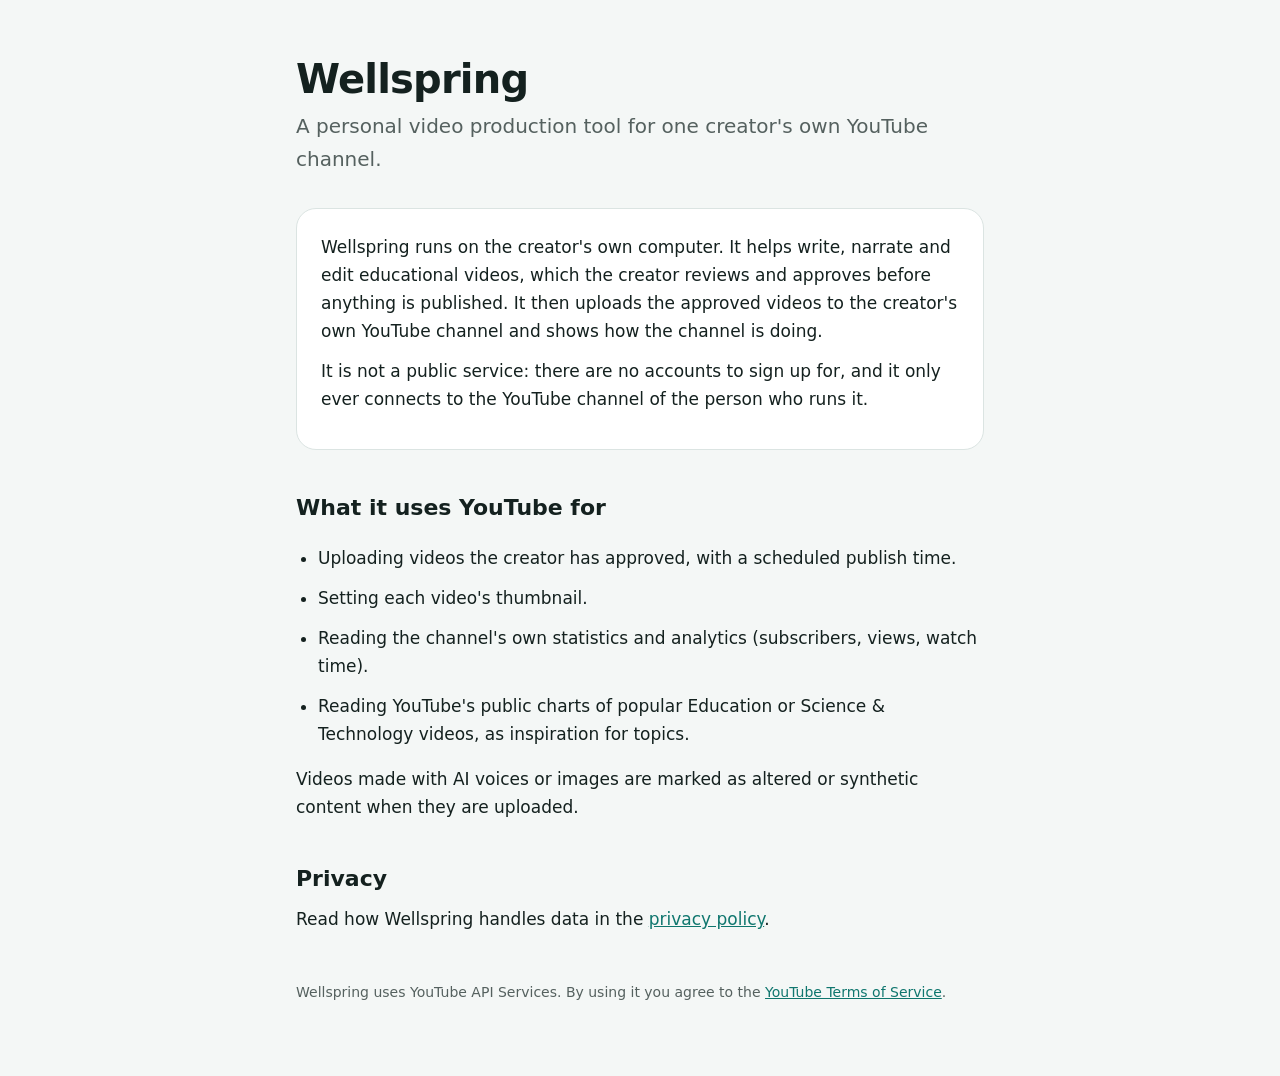
<file: index.html>
<!doctype html>
<html lang="en">
  <head>
    <meta charset="utf-8" />
    <meta name="viewport" content="width=device-width, initial-scale=1" />
    <title>Wellspring</title>
    <meta name="description" content="Wellspring is a personal tool that helps one creator make and publish videos to their own YouTube channel." />
    <link rel="stylesheet" href="style.css" />
  </head>
  <body>
    <main>
      <h1>Wellspring</h1>
      <p class="lead">A personal video production tool for one creator's own YouTube channel.</p>

      <div class="card">
        <p>
          Wellspring runs on the creator's own computer. It helps write, narrate and edit
          educational videos, which the creator reviews and approves before anything is
          published. It then uploads the approved videos to the creator's own YouTube channel
          and shows how the channel is doing.
        </p>
        <p>
          It is not a public service: there are no accounts to sign up for, and it only ever
          connects to the YouTube channel of the person who runs it.
        </p>
      </div>

      <h2>What it uses YouTube for</h2>
      <ul>
        <li>Uploading videos the creator has approved, with a scheduled publish time.</li>
        <li>Setting each video's thumbnail.</li>
        <li>Reading the channel's own statistics and analytics (subscribers, views, watch time).</li>
        <li>Reading YouTube's public charts of popular Education or Science &amp; Technology videos, as inspiration for topics.</li>
      </ul>
      <p>
        Videos made with AI voices or images are marked as altered or synthetic content when
        they are uploaded.
      </p>

      <h2>Privacy</h2>
      <p>Read how Wellspring handles data in the <a href="privacy.html">privacy policy</a>.</p>

      <footer>
        Wellspring uses YouTube API Services. By using it you agree to the
        <a href="https://www.youtube.com/t/terms">YouTube Terms of Service</a>.
      </footer>
    </main>
  </body>
</html>
</file>
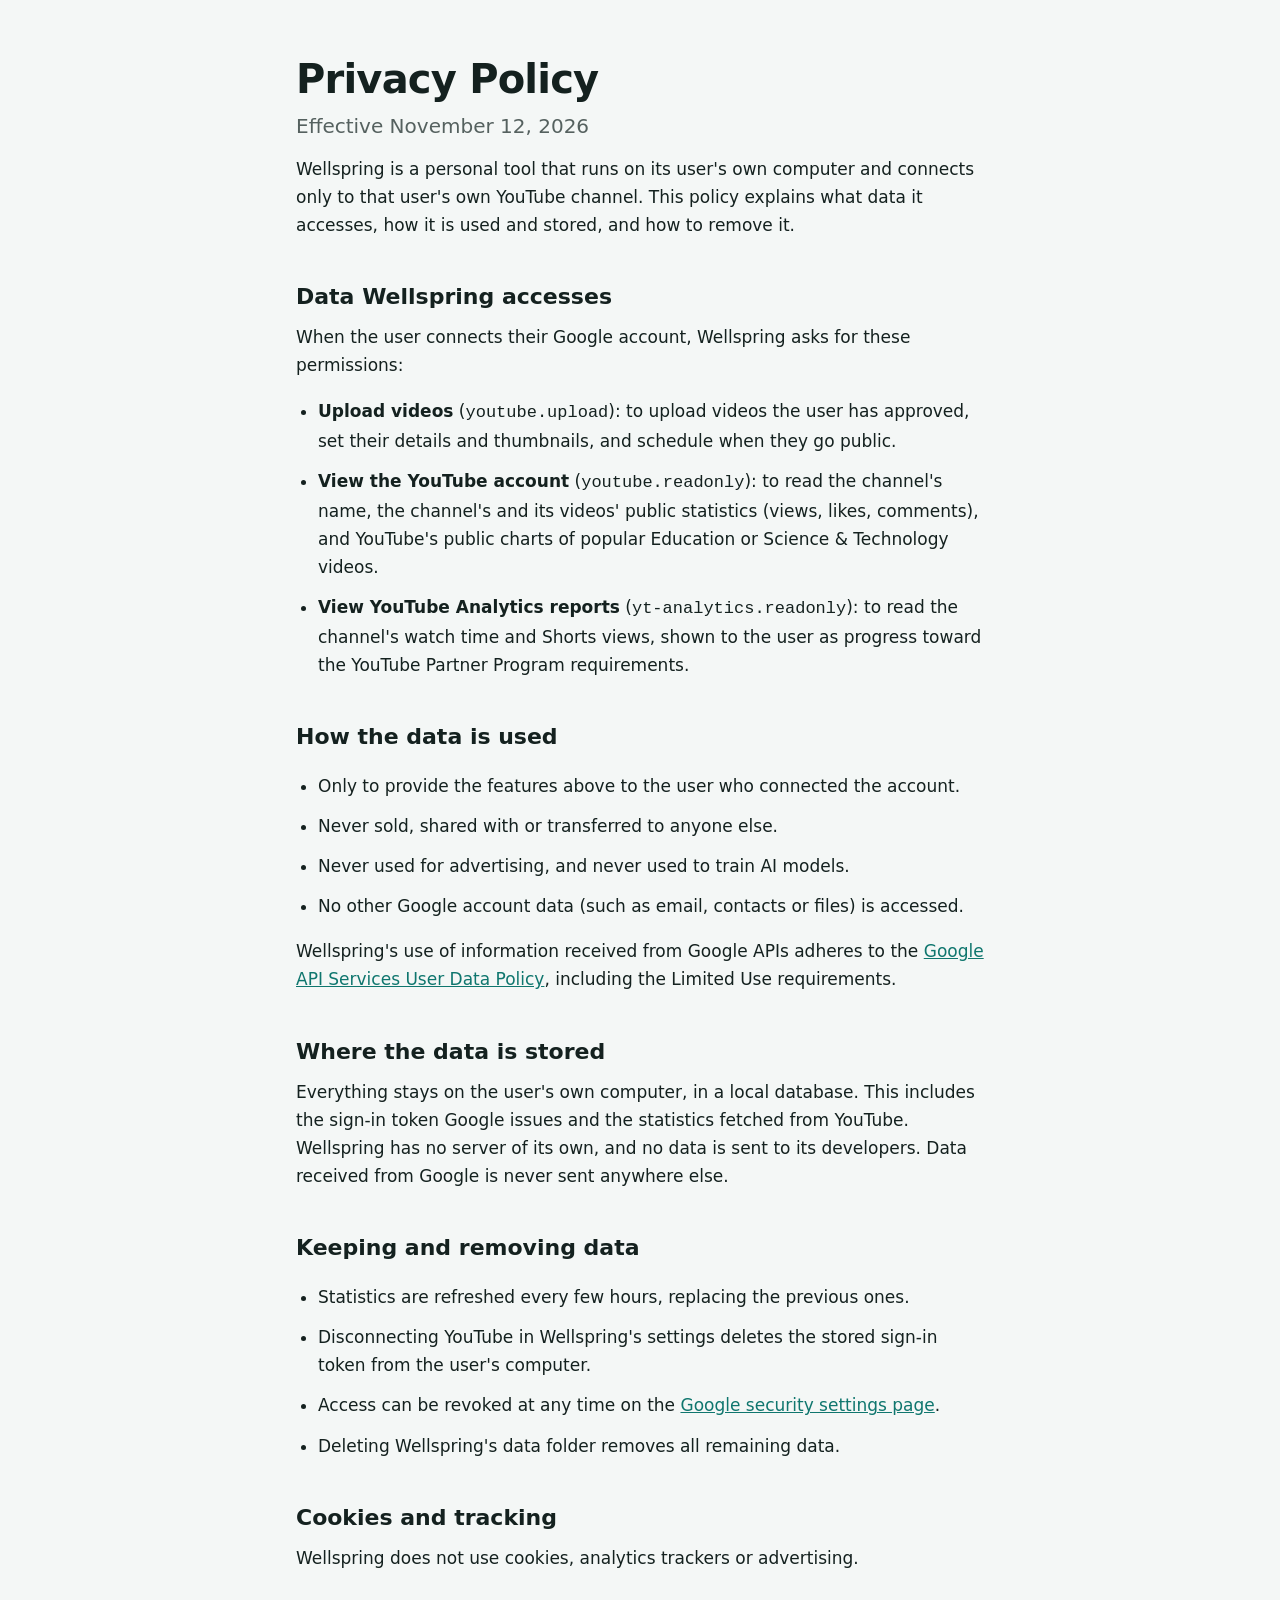
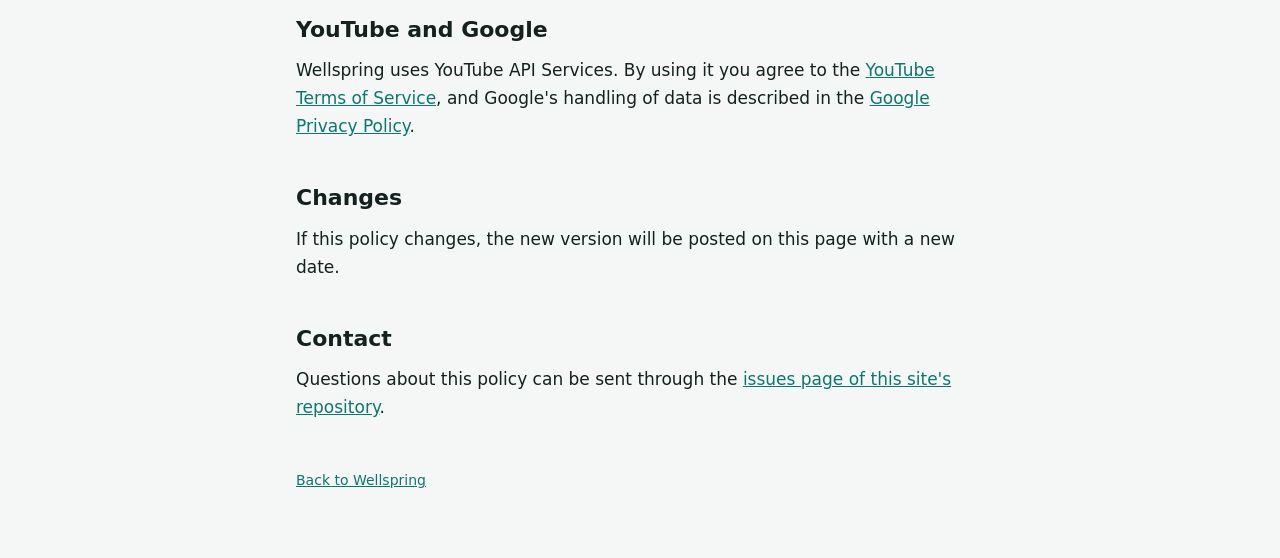
<file: privacy.html>
<!doctype html>
<html lang="en">
  <head>
    <meta charset="utf-8" />
    <meta name="viewport" content="width=device-width, initial-scale=1" />
    <title>Wellspring Privacy Policy</title>
    <meta name="description" content="How Wellspring handles YouTube and Google account data." />
    <link rel="stylesheet" href="style.css" />
  </head>
  <body>
    <main>
      <h1>Privacy Policy</h1>
      <p class="lead">Effective November 12, 2026</p>

      <p>
        Wellspring is a personal tool that runs on its user's own computer and connects only to
        that user's own YouTube channel. This policy explains what data it accesses, how it is
        used and stored, and how to remove it.
      </p>

      <h2>Data Wellspring accesses</h2>
      <p>When the user connects their Google account, Wellspring asks for these permissions:</p>
      <ul>
        <li>
          <strong>Upload videos</strong> (<code>youtube.upload</code>): to upload videos the user
          has approved, set their details and thumbnails, and schedule when they go public.
        </li>
        <li>
          <strong>View the YouTube account</strong> (<code>youtube.readonly</code>): to read the
          channel's name, the channel's and its videos' public statistics (views, likes,
          comments), and YouTube's public charts of popular Education or Science &amp; Technology videos.
        </li>
        <li>
          <strong>View YouTube Analytics reports</strong> (<code>yt-analytics.readonly</code>): to
          read the channel's watch time and Shorts views, shown to the user as progress toward
          the YouTube Partner Program requirements.
        </li>
      </ul>

      <h2>How the data is used</h2>
      <ul>
        <li>Only to provide the features above to the user who connected the account.</li>
        <li>Never sold, shared with or transferred to anyone else.</li>
        <li>Never used for advertising, and never used to train AI models.</li>
        <li>No other Google account data (such as email, contacts or files) is accessed.</li>
      </ul>
      <p>
        Wellspring's use of information received from Google APIs adheres to the
        <a href="https://developers.google.com/terms/api-services-user-data-policy">Google API Services User Data Policy</a>,
        including the Limited Use requirements.
      </p>

      <h2>Where the data is stored</h2>
      <p>
        Everything stays on the user's own computer, in a local database. This includes the
        sign-in token Google issues and the statistics fetched from YouTube. Wellspring has no
        server of its own, and no data is sent to its developers. Data received from Google is
        never sent anywhere else.
      </p>

      <h2>Keeping and removing data</h2>
      <ul>
        <li>Statistics are refreshed every few hours, replacing the previous ones.</li>
        <li>
          Disconnecting YouTube in Wellspring's settings deletes the stored sign-in token from the
          user's computer.
        </li>
        <li>
          Access can be revoked at any time on the
          <a href="https://security.google.com/settings/security/permissions">Google security settings page</a>.
        </li>
        <li>Deleting Wellspring's data folder removes all remaining data.</li>
      </ul>

      <h2>Cookies and tracking</h2>
      <p>Wellspring does not use cookies, analytics trackers or advertising.</p>

      <h2>YouTube and Google</h2>
      <p>
        Wellspring uses YouTube API Services. By using it you agree to the
        <a href="https://www.youtube.com/t/terms">YouTube Terms of Service</a>, and Google's
        handling of data is described in the
        <a href="https://policies.google.com/privacy">Google Privacy Policy</a>.
      </p>

      <h2>Changes</h2>
      <p>If this policy changes, the new version will be posted on this page with a new date.</p>

      <h2>Contact</h2>
      <p>
        Questions about this policy can be sent through the
        <a href="https://github.com/azusawa/azusawa.github.io/issues">issues page of this site's repository</a>.
      </p>

      <footer><a href="./">Back to Wellspring</a></footer>
    </main>
  </body>
</html>
</file>
<file: style.css>
:root {
  --ground: #f4f7f6;
  --surface: #ffffff;
  --ink: #14211f;
  --muted: #55615f;
  --accent: #0f766e;
  --line: #dbe4e2;
}

@media (prefers-color-scheme: dark) {
  :root {
    --ground: #0e1615;
    --surface: #16201f;
    --ink: #e6efed;
    --muted: #9aa8a5;
    --accent: #5fd0c2;
    --line: #26332f;
  }
}

* {
  box-sizing: border-box;
}

body {
  margin: 0;
  background: var(--ground);
  color: var(--ink);
  font: 17px/1.65 system-ui, -apple-system, "Segoe UI", sans-serif;
}

main {
  max-width: 720px;
  margin: 0 auto;
  padding: 56px 16px 72px;
}

h1 {
  margin: 0 0 8px;
  font-size: 40px;
  line-height: 1.15;
  letter-spacing: -0.02em;
}

h2 {
  margin: 40px 0 8px;
  font-size: 22px;
}

p,
li {
  margin: 0 0 12px;
}

ul {
  padding-left: 22px;
}

a {
  color: var(--accent);
}

.lead {
  color: var(--muted);
  font-size: 20px;
}

.card {
  margin-top: 32px;
  padding: 24px;
  border: 1px solid var(--line);
  border-radius: 20px;
  background: var(--surface);
}

footer {
  margin-top: 48px;
  color: var(--muted);
  font-size: 14px;
}
</file>
